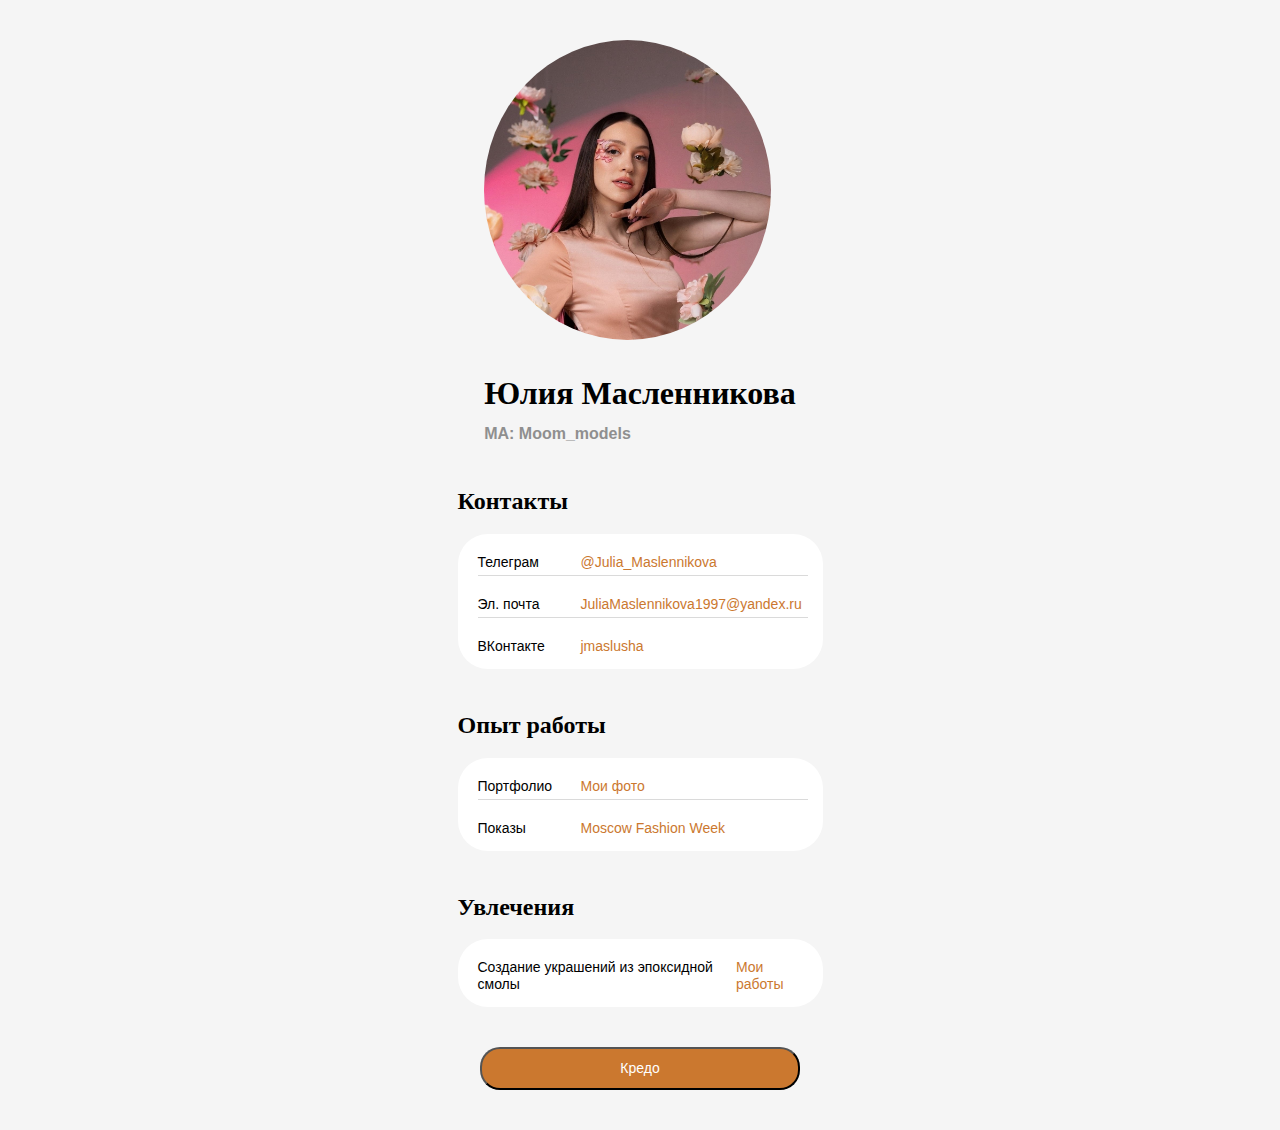
<file: index.html>
<!DOCTYPE html>
<html lang="en">
  <head>
    <meta charset="UTF-8" />
    <meta http-equiv="X-UA-Compatible" content="IE=edge" />
    <meta name="viewport" content="width=device-width, initial-scale=1.0" />
    <link href="./normalize.css" rel="stylesheet" />
    <link href="./style.css" rel="stylesheet" />
    <title>Document</title>
  </head>
  <body>
    <header class="header">
      <img src="./avatar.jpg" alt="avatar" class="header__avatar" height = 300px/>
      <h1 class="header__title">Юлия Масленникова</h1>
      <h3 class="header__subtitle">МА: Moom_models</h3>
    </header>
    <main>
      <section class="links">
        <h2 class="links__header">Контакты</h2>
        <ul class="links__container">
          <li class="links__link">
            <p class="links__title">Телеграм</p>
            <a class="linsk__link" href="http://t.me/Julia_Maslennikova">@Julia_Maslennikova</a>
          </li>
          <li class="links__link">
            <p class="links__title">Эл. почта</p>
            <a class="linsk__link" href="JuliaMaslennikova1997@yandex.ru"
              >JuliaMaslennikova1997@yandex.ru</a
            >
          </li>
          <li class="links__link">
            <p class="links__title">ВКонтакте</p>
            <a class="linsk__link" href="https://vk.com/jmaslusha">jmaslusha</a>
          </li>
        </ul>
      </section>
      <section class="links">
        <h2 class="links__header">Опыт работы</h2>
        <ul class="links__container">
          <li class="links__link">
            <p class="links__title">Портфолио</p>
            <a class="linsk__link" href="https://drive.google.com/drive/folders/1b0XuY8_GENWftwx0P8ONZhQS3KDP3JaN?usp=drive_link">Мои фото</a>
          </li>
          <li class="links__link">
            <p class="links__title">Показы</p>
            <a class="linsk__link" href="https://vk.com/jmaslusha?z=video227335016_456240752%2F90497191f6c8b5a304%2Fpl_wall_227335016">Moscow Fashion Week</a>
          </li>
        </ul>
      </section>
      <section class="links">
        <h2 class="links__header">Увлечения</h2>
        <ul class="links__container">
          <li class="links__link">
            <p class="links__title">Создание украшений из эпоксидной смолы</p>
            <a class="linsk__link" href="https://www.instagram.com/jm.epoxy?igsh=ZmJ1Y2ZzdGlrMXd3&utm_source=qr">Мои работы</a>
          </li>
        </ul>
      </section>
    </main>
    <footer>
      <button type = "button" class="button-link" href=""> Кредо </button>
    </footer>
    <script type="text/javascript" src="js.js"></script>
  </body>
</html>
</file>
<file: style.css>
body {
  font-family: "Helvetica";
  background-color: #f5f5f5;
  color: #000000;
  display: flex;
  flex-direction: column;
  justify-content: center;
  align-items: center;
}

.header {
  margin: 40px 0;
}

.header__avatar {
  border-radius: 70%;
}

.header__title {
  margin: 30px 0 10px 0;
  font-size: 32px;
  line-height: 1.2;
  font-family: "Helvetica Neue";
}

.header__subtitle {
  color: #8f8f8f;
  font-size: 16px;
  line-height: 1.4;
  margin: 0;
}

.links {
  width: 365px;
  margin-bottom: 40px;
}

.links__header {
  font-family: "Helvetica Neue";
  font-size: 24px;
  line-height: 1.4;
  margin: 0 0 15px 0;
}

.links__container {
  list-style-type: none;
  background: #ffffff;
  border-radius: 30px;
  display: flex;
  flex-direction: column;
  align-items: flex-start;
  padding: 20px 20px 10px;
  gap: 20px;
  flex: none;
  order: 1;
  flex-grow: 0;
  box-sizing: border-box;
  margin: 0;
}

.links__link,
.links__title {
  font-size: 14px;
  font-size: 1.4;
}

.links__link {
  display: flex;
  flex-direction: row;
  align-items: flex-start;
  padding: 0px 0px 5px;
  gap: 3px;
  border-bottom: 1px solid #dadada;
  width: 330px;
}

.links__link:last-child {
  border-bottom: none;
}

.linsk__link,
.links__link:visited {
  text-decoration: none;
  color: #cb782f;
}

.links__title {
  margin: 0;
  min-width: 100px;
}

footer {
  margin: 0 0 40px 0;
}
.button-link {
  box-sizing: border-box;
  display: flex;
  flex-direction: row;
  justify-content: center;
  align-items: center;
  padding: 10px;
  width: 320px;
  background: #cb782f;
  border-radius: 20px;

  font-size: 14px;
  line-height: 1.4;

  color: #ffffff;
  text-decoration: none;
}
</file>
